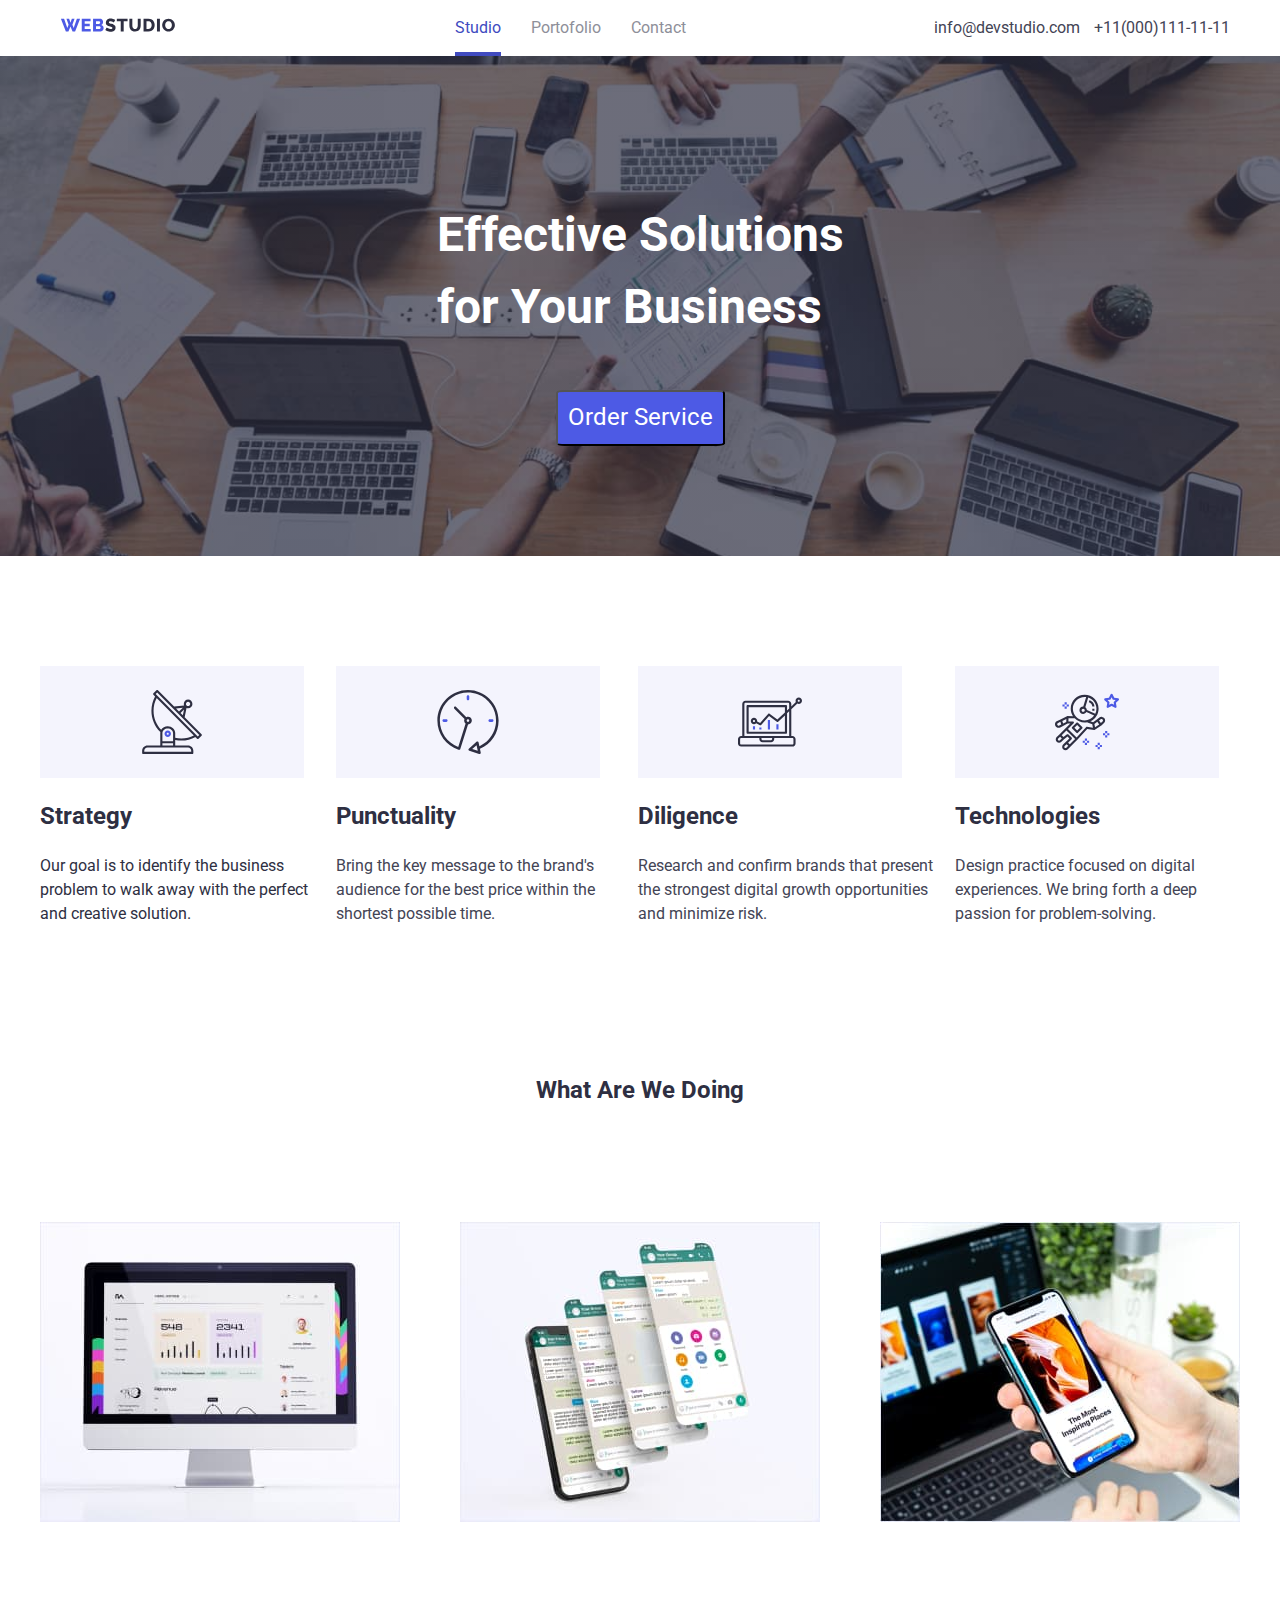
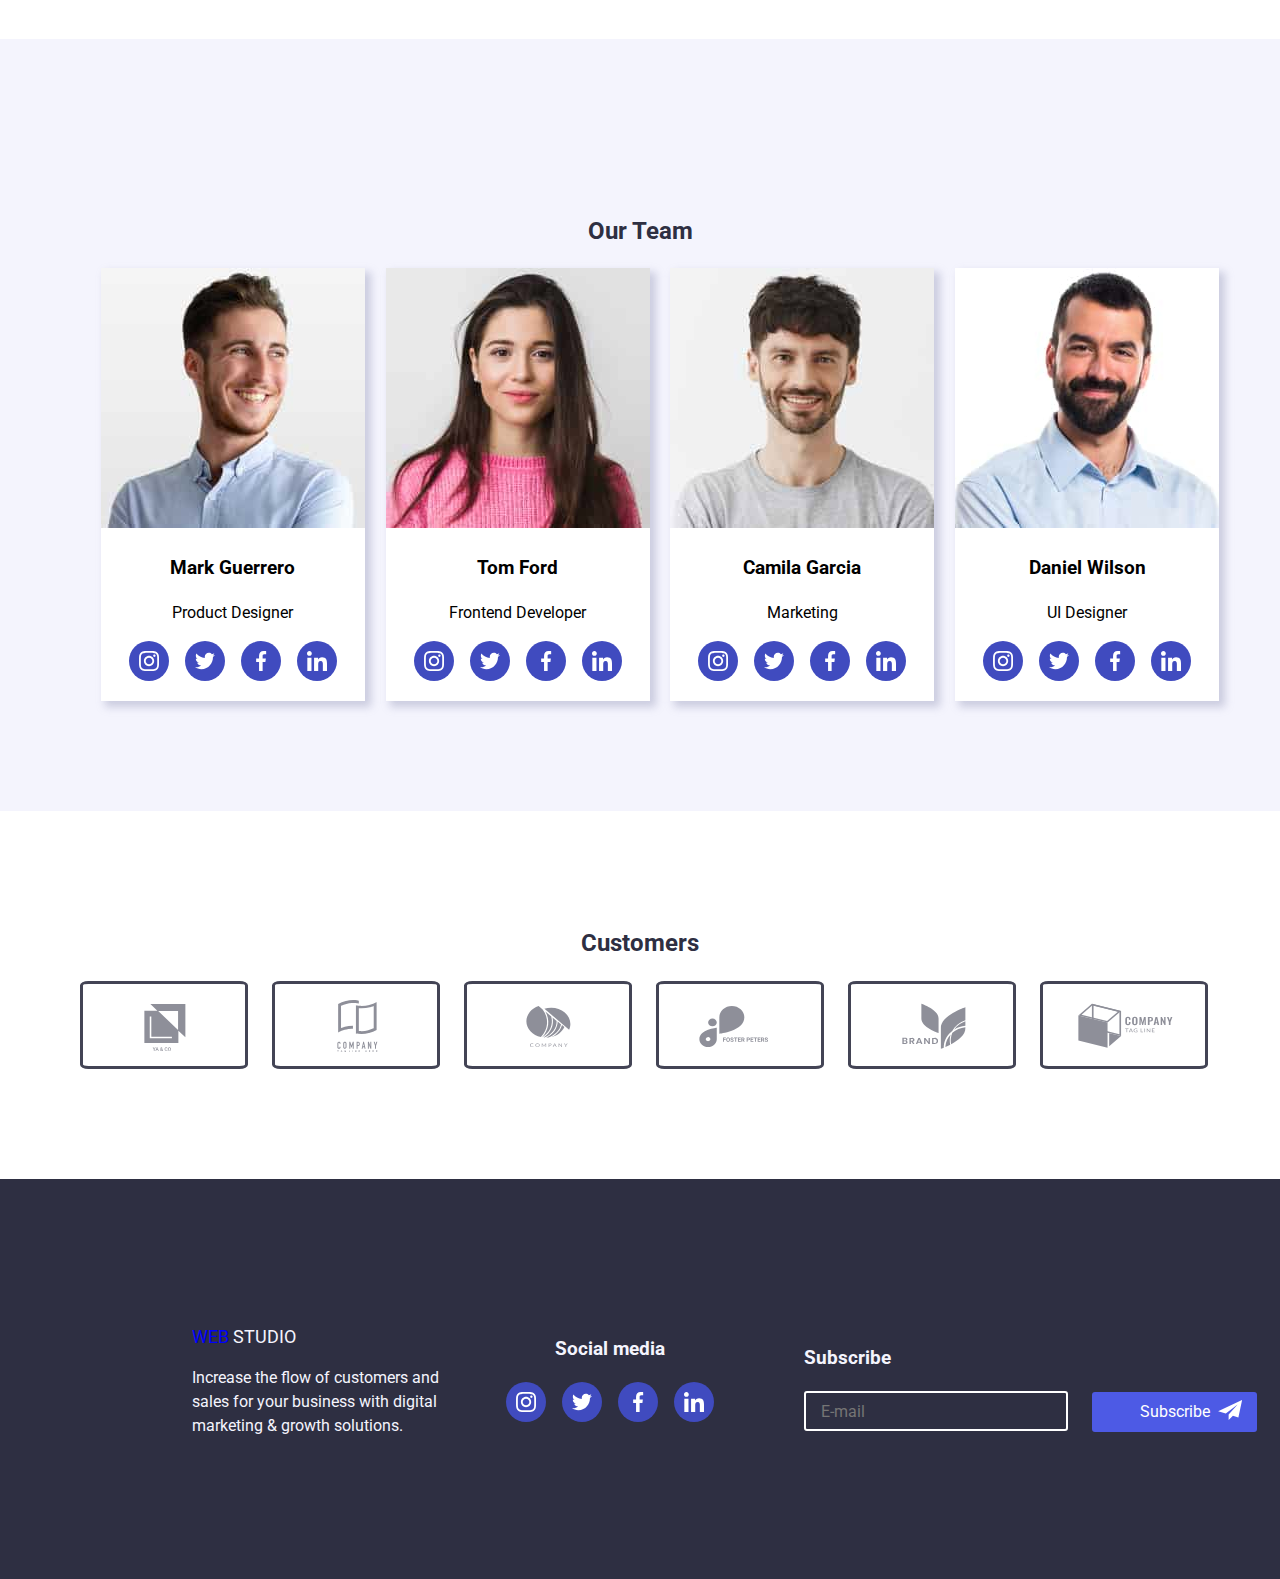
<file: index.html>
<!DOCTYPE html>
<html lang="en">

<head>
  <meta charset="UTF-8">
  <meta name="viewport" content="width=device-width, initial-scale=1.0">
  <title>Homewok </title>
  <link rel="preconnect" href="https://fonts.googleapis.com">
  <link rel="preconnect" href="https://fonts.gstatic.com" crossorigin>
  <link
    href="https://fonts.googleapis.com/css2?family=Roboto:ital,wght@0,100;0,300;0,400;0,500;0,700;0,900;1,100;1,300;1,400;1,500;1,700;1,900&display=swap"
    rel="stylesheet">
  <link rel="preconnect" href="https://fonts.googleapis.com">
  <link rel="preconnect" href="https://fonts.gstatic.com" crossorigin>
  <link
    href="https://fonts.googleapis.com/css2?family=Raleway:ital,wght@0,100..900;1,100..900&family=Roboto:ital,wght@0,100;0,300;0,400;0,500;0,700;0,900;1,100;1,300;1,400;1,500;1,700;1,900&display=swap"
    rel="stylesheet">
  <link rel="stylesheet" href="pagescss/normalize.css">
  <link rel="stylesheet" href="pagescss/style.css">
</head>

<body>
  <header>
    <div class=" section ">
      <div class="container global-header ">
        <div class="logo-webstudio">
          <a href="index.html" target="_parent"><img src="assets/logo.svg" alt="logo-webstudio" width="156"
              height="24"></a>
        </div>
        <nav class="nav">
          <ul class="nav-list">
            <li>
              <a href="index.html" target="_self" class="active">Studio</a>
            </li>

            <li>
              <a href="portofolio.html" target="_self">Portofolio</a>
            </li>

            <li>
              <a href="index.html" target="_self">Contact</a>
            </li>
          </ul>
        </nav>
        <div class="contact">
          <a href="mailto:info@devstudio.com" class="item-contact">info@devstudio.com</a>
          <a href="tel:+11(000)111-11-11" class="item-contact">+11(000)111-11-11</a>
        </div>
      </div>
    </div>
  </header>
  <main>
    <div class="hero-image ">
      <div class="title-hero">
        <div>
          <h1> Effective Solutions <br>
            for Your Business</h1>
        </div>
        <button type="button" class="hero-button" data-modal-open>Order Service</button>
      </div>
    </div>
    <!-- modal-->
    <div class="modal is-hidden" data-modal>
      <div class="modal-content">
        <button type="button" class="close-btn" data-modal-close>&times;</button>

        <form>
          <h2>Leave your contacts and we will call you back</h2>
          <div class="form">
            <label for="name">Name</label>
            <div class="input">
              <svg class="modal-svg">
                <use href="./assets/symbol-defs3.svg#icon-name"></use>
              </svg>
              <input type="text" id="name" name="name" autocomplete="off" placeholder="" class="form-input">
            </div>
            <label for="tel">Phone</label>
            <div class="input">
              <svg class="modal-svg">
                <use href="./assets/symbol-defs3.svg#icon-phone"></use>
              </svg>
              <input type="tel" id="tel" autocomplete="off" class="form-input">
            </div>
            <label for="email">Email</label>
            <div class="input">
              <svg class="modal-svg">
                <use href="./assets/symbol-defs3.svg#icon-email"></use>
              </svg>
              <input type="email" id="email" name="email" autocomplete="off" class="form-input">
            </div>
            <label for="textarea">Comment</label>
            <textarea class="textarea" name="comment" id="textarea" cols="30" rows="10"
              placeholder="Text input"></textarea>
          </div>
          <div class="checkbox-container">
            <label for="checkbox"></label>
            <input type="checkbox" name="privacy" id="checkbox" value="privacy-policy" class="checkbox">
            <p class="text-checkbox">I accept the terms and conditions of the <a href="#" class="form-link">Privacy
                Policy</a></p>
          </div>
          <button type="submit" class="form-submit">Send</button>

        </form>
      </div>
    </div>
    <!-- siction skils-->
    <section class=" section skils">
      <div class="container">
        <ul class="list-skils">
          <li class="item-skils">
            <div class="svg-skils">
              <svg>
                <use href="./assets/symbol-defs1.svg#icon-antenna"></use>
              </svg>
            </div>
            <h2 class="title-skils">Strategy</h2>
            <p>Our goal is to identify the business
              problem to walk away with the perfect and creative solution. </p>
          </li>

          <li class="item-skils">
            <div class="svg-skils">
              <svg>
                <use href="./assets/symbol-defs1.svg#icon-clock"></use>
              </svg>
            </div>
            <h2 class="title-skils">Punctuality</h2>
            <p class="text-skils">Bring the key message to the brand's audience for the best price within the shortest
              possible time.</p>
          </li>

          <li class="item-skils">
            <div class="svg-skils">
              <svg>
                <use href="assets/symbol-defs1.svg#icon-diagram"></use>
              </svg>
            </div>
            <h2 class="title-skils">Diligence</h2>
            <p class="text-skils">Research and confirm brands that present the strongest digital growth opportunities
              and minimize risk.</p>
          </li>

          <li class="item-skils">
            <div class="svg-skils">
              <svg>
                <use href="assets/symbol-defs1.svg#icon-astronaut"></use>
              </svg>
            </div>
            <h2 class="title-skils">Technologies</h2>
            <p class="text-skils">Design practice focused on digital experiences. We bring forth a deep passion for
              problem-solving.</p>
          </li>
        </ul>
      </div>
    </section>
    <!--section images-->
    <section class="section images">
      <div class="container">
        <h2 class="title">What are we doing</h2>
        <ul class="list-img">
          <li>
            <img src="assets/imag1.jpg" alt="imagine-interfata-calculator">
          </li>

          <li>
            <img src="assets/imag2.jpg" alt="imagine-interfata-mobil">
          </li>

          <li>
            <img src="assets/imag3.jpg" alt="imagine-interfata-calculator-mobil">
          </li>
        </ul>
      </div>
    </section>
    <!--sction our team-->
    <section class="section our-team ">
      <div class=" container">
        <h2 class="title header-our-team">Our Team</h2>
        <ul class="list-photo">
          <li>
            <div class="photo">
              <img src="assets/photo1.jpg" alt=" photo Mark Guerrero">
              <div class="card-content">
                <h3>Mark Guerrero</h3>
                <p>Product Designer</p>
                <div class="icons-list">
                  <a href="http://https://www.instagram.com/" target="_blank" rel="noopener noreferrer"
                    aria-label="instagram-link" class="icons">
                    <svg>
                      <use href="assets/symbol-defs.svg#icon-instagram"></use>
                    </svg>
                  </a>
                  <a href="http://https://www.svg#icon-twitter.com/" target="_blank" rel="noopener noreferrer"
                    aria-label="twitter-link" class="icons">
                    <svg>
                      <use href="assets/symbol-defs.svg#icon-twitter"></use>
                    </svg>
                  </a>
                  <a href="http://https://www.facebook.com/" target="_blank" rel="noopener noreferrer"
                    aria-label="facebook-link" class="icons">
                    <svg>
                      <use href="assets/symbol-defs.svg#icon-facebook"></use>
                    </svg>
                  </a>
                  <a href="http://https://www.linkedin.com/" target="_blank" rel="noopener noreferrer"
                    aria-label="linkedin-link" class="icons">
                    <svg>
                      <use href="assets/symbol-defs.svg#icon-linkedin"></use>
                    </svg>
                  </a>
                </div>
              </div>
          </li>

          <li>
            <div class="photo">
              <img src="assets/photo2.jpg" alt="photo Tom Ford">
              <div class="card-content">
                <h3> Tom Ford</h3>
                <p>Frontend Developer</p>
                <div class="icons-list">
                  <a href="http://https://www.instagram.com/" target="_blank" rel="noopener noreferrer"
                    aria-label="instagram-link" class="icons">
                    <svg>
                      <use href="assets/symbol-defs.svg#icon-instagram"></use>
                    </svg>
                  </a>
                  <a href="http://https://www.svg#icon-twitter.com/" target="_blank" rel="noopener noreferrer"
                    aria-label="twitter-link" class="icons">
                    <svg>
                      <use href="assets/symbol-defs.svg#icon-twitter"></use>
                    </svg>
                  </a>
                  <a href="http://https://www.facebook.com/" target="_blank" rel="noopener noreferrer"
                    aria-label="facebook-link" class="icons">
                    <svg>
                      <use href="assets/symbol-defs.svg#icon-facebook"></use>
                    </svg>
                  </a>
                  <a href="http://https://www.linkedin.com/" target="_blank" rel="noopener noreferrer"
                    aria-label="linkedin-link" class="icons">
                    <svg>
                      <use href="assets/symbol-defs.svg#icon-linkedin"></use>
                    </svg>
                  </a>
                </div>
              </div>
          </li>

          <li>
            <div class="photo">
              <img src="assets/photo3.jpg" alt="photo Camila Garcia">
              <div class="card-content">
                <h3>Camila Garcia</h3>
                <p>Marketing</p>
                <div class="icons-list">
                  <a href="http://https://www.instagram.com/" target="_blank" rel="noopener noreferrer"
                    aria-label="instagram-link" class="icons">
                    <svg>
                      <use href="assets/symbol-defs.svg#icon-instagram"></use>
                    </svg>
                  </a>
                  <a href="http://https://www.svg#icon-twitter.com/" target="_blank" rel="noopener noreferrer"
                    aria-label="twitter-link" class="icons">
                    <svg>
                      <use href="assets/symbol-defs.svg#icon-twitter"></use>
                    </svg>
                  </a>
                  <a href="http://https://www.facebook.com/" target="_blank" rel="noopener noreferrer"
                    aria-label="facebook-link" class="icons">
                    <svg>
                      <use href="assets/symbol-defs.svg#icon-facebook"></use>
                    </svg>
                  </a>
                  <a href="http://https://www.linkedin.com/" target="_blank" rel="noopener noreferrer"
                    aria-label="linkedin-link" class="icons">
                    <svg>
                      <use href="assets/symbol-defs.svg#icon-linkedin"></use>
                    </svg>
                  </a>
                </div>
              </div>
          </li>

          <li>
            <div class="photo">
              <img src="assets/photo4.jpg" alt="photo Daniel Wilson">
              <div class="card-content">
                <h3>Daniel Wilson</h3>
                <p>UI Designer</p>
                <div class="icons-list">
                  <a href="http://https://www.instagram.com/" target="_blank" rel="noopener noreferrer"
                    aria-label="instagram-link" class="icons">
                    <svg>
                      <use href="assets/symbol-defs.svg#icon-instagram"></use>
                    </svg>
                  </a>
                  <a href="http://https://www.svg#icon-twitter.com/" target="_blank" rel="noopener noreferrer"
                    aria-label="twitter-link" class="icons">
                    <svg>
                      <use href="assets/symbol-defs.svg#icon-twitter"></use>
                    </svg>
                  </a>
                  <a href="http://https://www.facebook.com/" target="_blank" rel="noopener noreferrer"
                    aria-label="facebook-link" class="icons">
                    <svg>
                      <use href="assets/symbol-defs.svg#icon-facebook"></use>
                    </svg>
                  </a>
                  <a href="http://https://www.linkedin.com/" target="_blank" rel="noopener noreferrer"
                    aria-label="linkedin-link" class="icons">
                    <svg>
                      <use href="assets/symbol-defs.svg#icon-linkedin"></use>
                    </svg>
                  </a>
                </div>
              </div>
          </li>
        </ul>
      </div>
    </section>
    <section class="section customers">
      <div class="container">
        <h2 class="title">Customers</h2>
        <ul class="list-icons-costumers">
          <li>
            <div class="icons-costumers">
              <svg>
                <use href="./assets/symbol-defs2.svg#icon-Logo1"></use>
              </svg>
            </div>
          </li>
          <li>
            <div class="icons-costumers">
              <svg>
                <use href="./assets/symbol-defs2.svg#icon-Logo2"></use>
              </svg>
            </div>
          </li>
          <li>
            <div class="icons-costumers">
              <svg>
                <use href="./assets/symbol-defs2.svg#icon-Logo3"></use>
              </svg>
            </div>
          </li>
          <li>
            <div class="icons-costumers">
              <svg>
                <use href="./assets/symbol-defs2.svg#icon-Logo4"></use>
              </svg>
            </div>
          </li>
          <li>
            <div class="icons-costumers">
              <svg>
                <use href="./assets/symbol-defs2.svg#icon-Logo5"></use>
              </svg>
            </div>
          </li>
          <li>
            <div class="icons-costumers">
              <svg>
                <use href="./assets/symbol-defs2.svg#icon-Logo6"></use>
              </svg>
            </div>
          </li>
        </ul>
      </div>
    </section>
  </main>
  <footer>
    <div class="footer">
      <div class="logo-text-footer">
        <div class="logo-footer">
          <span class="blue">WEB</span>
          <span class="cloud">STUDIO</span>
        </div>
        <div class="text-footer">
          <p>Increase the flow of customers and sales for your business with digital marketing & growth solutions.
          </p>
        </div>
      </div>
      <div class="social-medi-footer">
        <div>
          <h3 class="title-footer">Social media</h3>
        </div>
        <div class="icons-list">
          <a href="http://https://www.instagram.com/" target="_blank" rel="noopener noreferrer"
            aria-label="instagram-link" class="icons">
            <svg>
              <use href="assets/symbol-defs.svg#icon-instagram"></use>
            </svg>
          </a>
          <a href="http://https://www.svg#icon-twitter.com/" target="_blank" rel="noopener noreferrer"
            aria-label="twitter-link" class="icons">
            <svg>
              <use href="assets/symbol-defs.svg#icon-twitter"></use>
            </svg>
          </a>
          <a href="http://https://www.facebook.com/" target="_blank" rel="noopener noreferrer"
            aria-label="facebook-link" class="icons">
            <svg>
              <use href="assets/symbol-defs.svg#icon-facebook"></use>
            </svg>
          </a>
          <a href="http://https://www.linkedin.com/" target="_blank" rel="noopener noreferrer"
            aria-label="linkedin-link" class="icons">
            <svg>
              <use href="assets/symbol-defs.svg#icon-linkedin"></use>
            </svg>
          </a>
        </div>
      </div>
      <div class="subscribe">
        <form>
          <label for="email"></label>
          <h3>Subscribe</h3>
          <input type="email" name="email" id="email" placeholder="E-mail" class="footer-input">
          <label class="label-subscribe">
            <button type="submit" class="button-subscribe">Subscribe</button>
            <svg class="svg-subscribe">
              <use href="./assets/subscribe.svg#icon-subscribe"></use>
            </svg>
          </label>
        </form>
      </div>
    </div>
  </footer>
</body>
<script src="js/modal.js"></script>

</html>
</file>
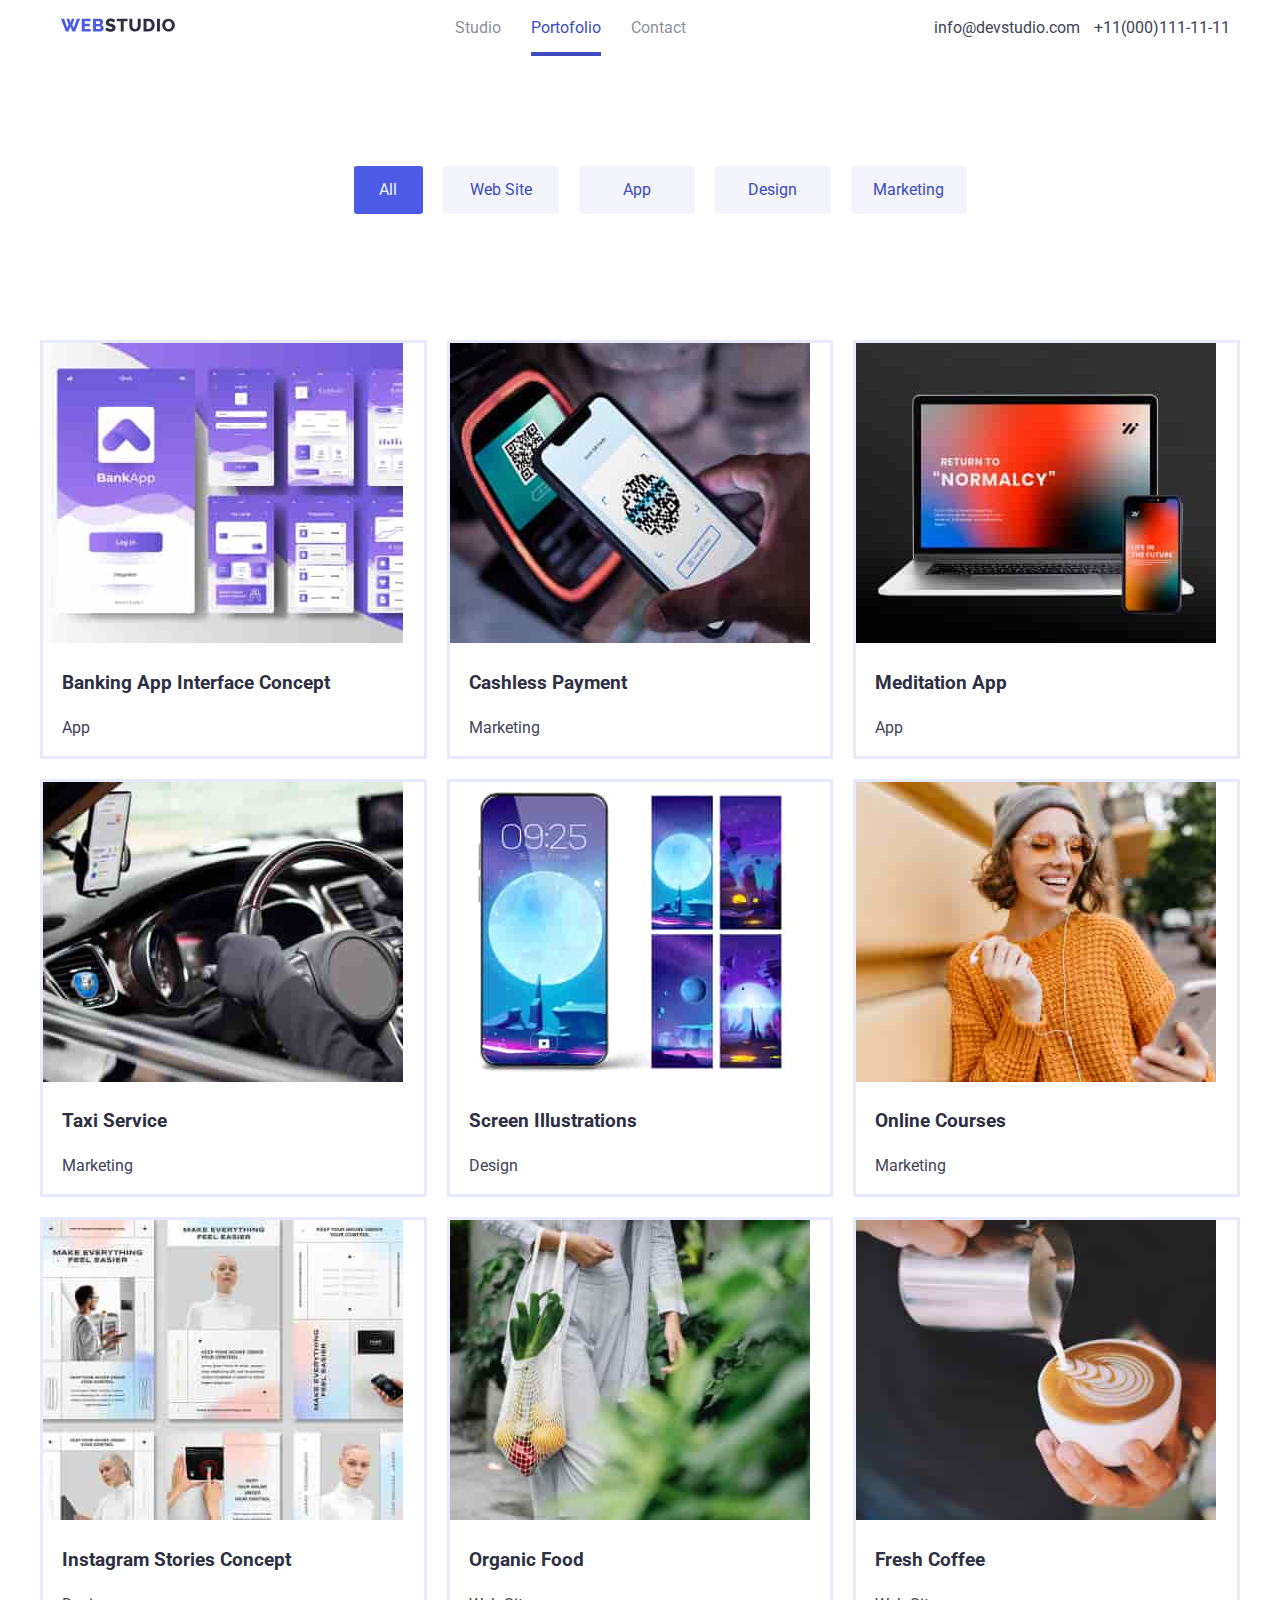
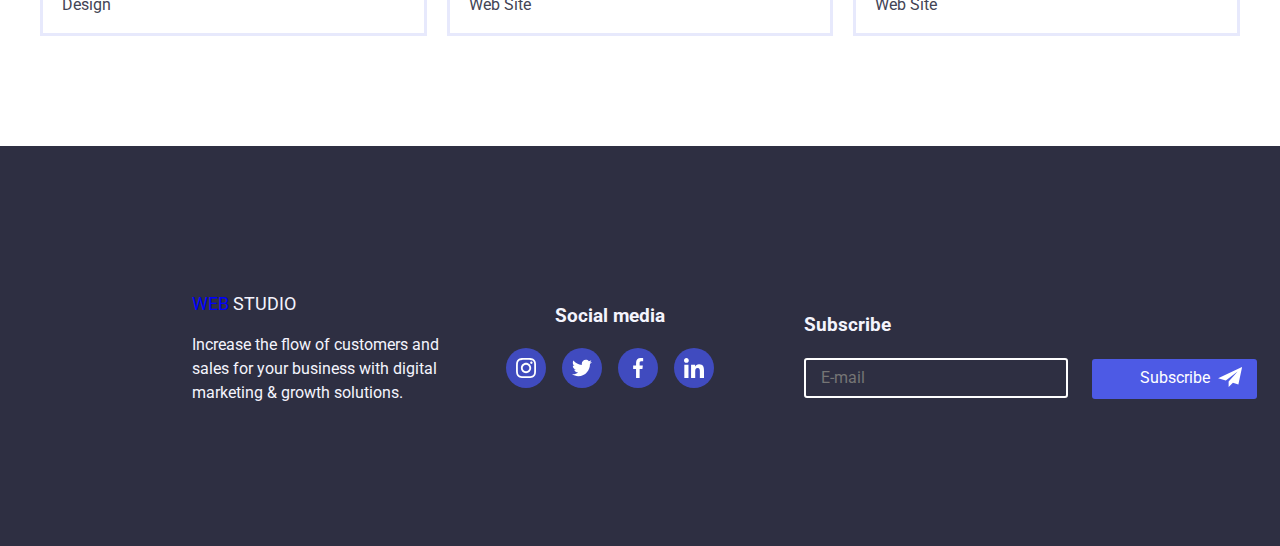
<file: portofolio.html>
<!DOCTYPE html>
<html lang="en">

<head>
  <meta charset="UTF-8">
  <meta name="viewport" content="width=device-width, initial-scale=1.0">
  <title>Homewok2</title>
  <link rel="preconnect" href="https://fonts.googleapis.com">
  <link rel="preconnect" href="https://fonts.gstatic.com" crossorigin>
  <link
    href="https://fonts.googleapis.com/css2?family=Roboto:ital,wght@0,100;0,300;0,400;0,500;0,700;0,900;1,100;1,300;1,400;1,500;1,700;1,900&display=swap"
    rel="stylesheet">
  <link rel="preconnect" href="https://fonts.googleapis.com">
  <link rel="preconnect" href="https://fonts.gstatic.com" crossorigin>
  <link
    href="https://fonts.googleapis.com/css2?family=Raleway:ital,wght@0,100..900;1,100..900&family=Roboto:ital,wght@0,100;0,300;0,400;0,500;0,700;0,900;1,100;1,300;1,400;1,500;1,700;1,900&display=swap"
    rel="stylesheet">
  <link rel="stylesheet" href="pagescss/normalize.css">
  <link rel="stylesheet" href="pagescss/style.css">
</head>

<body>
  <header>
    <div class="section ">
      <div class="container global-header ">
        <a href="index.html" target="_parent"><img src="assets/logo.svg" alt="logo-webstudio" width="156"
            height="24"></a>
        <nav class="nav">
          <ul class="nav-list">
            <li>
              <a href="index.html" target="_self">Studio</a>
            </li>

            <li>
              <a href="portofolio.html" target="_self" class="active">Portofolio</a>
            </li>

            <li>
              <a href="index.html" target="_self">Contact</a>
            </li>
          </ul>
        </nav>
        <div class="contact">
          <a href="mailto:info@devstudio.com" class="item-contact">info@devstudio.com</a>
          <a href="tel:+11(000)111-11-11" class="item-contact">+11(000)111-11-11</a>
        </div>
      </div>
    </div>
  </header>
  <main>
    <!--button section-->
    <section class="section">
      <div class="container button-section">
        <ul class="list-button">
          <li><button type="button" class="button button-first">All</button></li>
          <li><button type="button" class="button"> Web Site</button></li>
          <li><button type="button" class="button">App</button></li>
          <li><button type="button" class="button">Design</button></li>
          <li><button type="button" class="button">Marketing</button></li>
        </ul>
      </div>
    </section>
    <!--project section-->
    <section class="section">
      <div class="container">
        <ul class="list-projects-portofolio">

          <li class="list-item-img ">
            <div class="img-project">
              <img src="assets/img11.jpg" alt="imag-interface-concept" class="img">
              <div class="overlay"></div>
            </div>
            <div class="text-img-portofolio">
              <h3 class="title-img">Banking App Interface Concept</h3>
              <p class="text-img">App</p>
            </div>

          </li>

          <li class="list-item-img">
            <div class="img-project">
              <img src="assets/img12.jpg" alt="imag-cashless payment" class="img">
              <div class="overlay">
                <p>14 Stylish and User-Friendly App Design Concepts · Task Manager App · Calorie Tracker App · Exotic
                  Fruit Ecommerce App · Cloud Storage App</p>
              </div>
            </div>
            <div class="text-img-portofolio">
              <h3 class="title-img">Cashless Payment</h3>
              <p class="text-img">Marketing</p>
            </div>
          </li>

          <li class="list-item-img">
            <div class="img-project">
              <img src="assets/img13.jpg" alt="imag-meditation-app" class="imgs">
              <div class="overlay"></div>
            </div>
            <div class="text-img-portofolio">
              <h3 class="title-img">Meditation App</h3>
              <p class="text-img">App</p>
            </div>
          </li>

          <li class="list-item-img">
            <div class="img-project">
              <img src="assets/img21.jpg" alt="imag-taxi-service" class="img">
              <div class="overlay"></div>
            </div>
            <div class="text-img-portofolio">
              <h3 class="title-img">Taxi Service</h3>
              <p class="text-img">Marketing</p>
            </div>
          </li>

          <li class="list-item-img">
            <div class="img-project">
              <img src="assets/img22.jpg" alt="imag-screen-ilustrations" class="img">
              <div class="overlay"></div>
            </div>
            <div class="text-img-portofolio">
              <h3 class="title-img">Screen Illustrations</h3>
              <p class="text-img">Design</p>
            </div>
          </li>

          <li class="list-item-img">
            <div class="img-project">
              <img src="assets/img23.jpg" alt="imag-online-courses" class="img">
              <div class="overlay"></div>
            </div>
            <div class="text-img-portofolio">
              <h3 class="title-img">Online Courses</h3>
              <p class="text-img">Marketing</p>
            </div>
          </li>

          <li class="list-item-img">
            <div class="img-project">
              <img src="assets/img31.jpg" alt="imag-instagram-stories" class="img">
              <div class="overlay"></div>
            </div>
            <div class="text-img-portofolio">
              <h3 class="title-img">Instagram Stories Concept</h3>
              <p class="text-img">Design</p>
            </div>
          </li>

          <li class="list-item-img">
            <div class="img-project">
              <img src="assets/img32.jpg" alt="imag-organic-food" class="img">
              <div class="overlay"></div>
            </div>
            <div class="text-img-portofolio">
              <h3 class="title-img">Organic Food</h3>
              <p class="text-img">Web Site</p>
            </div>
          </li>

          <li class="list-item-img">
            <div class="img-project">
              <img src="assets/img33.jpg" alt="imag-freshcofee" class="img">
              <div class="overlay"></div>
            </div>
            <div class="text-img-portofolio">
              <h3 class="title-img">Fresh Coffee</h3>
              <p class="text-img">Web Site</p>
            </div>
          </li>
        </ul>
      </div>
    </section>
  </main>
  <footer>
    <div class="footer">
      <div class="logo-text-footer">
        <div class="logo-footer">
          <span class="blue">WEB</span>
          <span class="cloud">STUDIO</span>
        </div>
        <div class="text-footer">
          <p>Increase the flow of customers and sales for your business with digital marketing & growth solutions.
          </p>
        </div>
      </div>
      <div class="social-medi-footer">
        <div>
          <h3 class="title-footer">Social media</h3>
        </div>
        <div class="icons-list">
          <a href="http://https://www.instagram.com/" target="_blank" rel="noopener noreferrer"
            aria-label="instagram-link" class="icons">
            <svg>
              <use href="assets/symbol-defs.svg#icon-instagram"></use>
            </svg>
          </a>
          <a href="http://https://www.svg#icon-twitter.com/" target="_blank" rel="noopener noreferrer"
            aria-label="twitter-link" class="icons">
            <svg>
              <use href="assets/symbol-defs.svg#icon-twitter"></use>
            </svg>
          </a>
          <a href="http://https://www.facebook.com/" target="_blank" rel="noopener noreferrer"
            aria-label="facebook-link" class="icons">
            <svg>
              <use href="assets/symbol-defs.svg#icon-facebook"></use>
            </svg>
          </a>
          <a href="http://https://www.linkedin.com/" target="_blank" rel="noopener noreferrer"
            aria-label="linkedin-link" class="icons">
            <svg>
              <use href="assets/symbol-defs.svg#icon-linkedin"></use>
            </svg>
          </a>
        </div>
      </div>
      <div class="subscribe">
        <form>
          <label for="email"></label>
          <h3>Subscribe</h3>
          <input type="email" name="email" id="email" placeholder="E-mail" class="footer-input">
          <label class="label-subscribe">
            <button type="submit" class="button-subscribe">Subscribe</button>
            <svg class="svg-subscribe">
              <use href="./assets/subscribe.svg#icon-subscribe"></use>
            </svg>
          </label>
        </form>
      </div>
    </div>
  </footer>
</body>

</html>
</file>
<file: pagescss/style.css>
:root {
  --iris: #4d5ae5;
  --ocean: #404bbf;
  --navy-blue: #2e2f42;
  --green: #31d0aa;
  --slate: #434455;
  --light-slate: #8e8f99;
  --cornflower: #e7e9fc;
  --cloud: #f4f4fd;
  --navy-blue-modal: rgba(46, 47, 66, 0.4);
  --grey: rgba(46, 47, 66, 0.7);
  --white: #fff;
  --dairy: #fcfcfc;
  --font-family: "Roboto", sans-serif;
  --second-family: "Raleway", sans-serif;
  --transition: 250ms cubic-bezier(0.4, 0, 0.2, 1);
}

* {
  box-sizing: border-box;
}

body {
  background-color: white;
  font-family: var(--font-family);
  line-height: 1.5;
}

.title {
  color: var(--navy-blue);
  text-align: center;
  text-transform: capitalize;
}

ul {
  list-style-type: none;
}

.section {
  display: flex;
  justify-content: center;
}

.container {
  width: 1200px;
}

/* styles nav*/
.global-header {
  display: flex;
  justify-content: space-between;
  align-items: center;
}

.global-header .nav-list {
  display: flex;
  justify-content: flex-end;
}

.global-header .nav-list a:hover {
  color: var(--ocean);
  border-bottom: var(--ocean);
}

a {
  transition: color var(--transition);
}

.nav-list a {
  color: var(--light-slate);
  font-size: medium;
  text-decoration: none;
  margin-right: 30px;
}

.global-header a.active {
  color: var(--ocean);
  padding-bottom: 15px;
  border-bottom: solid 4px;
}

.conact,
.item-contact {
  color: var(--slate);
  text-decoration: none;
  padding-right: 10px;
}

.item-contact:hover {
  color: var(--ocean);
}

/* styles hero index*/
.hero-image {
  display: flex;
  align-items: center;
  justify-content: center;
  padding: 94px;
  height: 500px;
  background: linear-gradient(rgba(46, 47, 66, 0.7), rgba(46, 47, 66, 0.7)),
    url(../assets/imghero.jpg);
  background-repeat: no-repeat;
  background-size: cover;
}

.title-hero {
  display: flex;
  flex-direction: column;
  align-items: center;
  color: var(--white);
  font-size: x-large;
}

.hero-button {
  background-color: var(--iris);
  color: var(--white);
  width: 169px;
  height: 56px;
  margin-top: 15px;
  border-radius: 5%;
  text-align: center;
  transition: backgraund-color var(--transition);
}

.hero-button:focus,
.hero-button:hover {
  background-color: var(--light-slate);
  cursor: pointer;
}

/* styles modal*/
.is-hidden {
  visibility: hidden;
  transform: scale(1.1);
}

.close-btn {
  background-color: var(--cloud);
  border-radius: 50%;
  border-color: var(--navy-blue-modal);
  color: var(--blue-modal);
  outline: none;
  position: absolute;
  top: 24px;
  right: 24px;
}

.close-btn:hover,
.close-btn:focus {
  background-color: var(--iris);
  color: var(--cloud);
  cursor: pointer;
}


.modal {
  position: fixed;
  top: 0;
  left: 0;
  width: 100vw;
  height: 100vh;
  display: flex;
  justify-content: center;
  align-items: center;
  background: var(--grey);
  transition: transform var(--transition);
}

.modal-content {
  margin: 0 auto;
  padding: 16px;
  background-color: var(--white);
  width: 40%;
  height: 90%;
  position: relative;
  border-radius: 3px;
  box-shadow: 0.5px 10px -5px rgb(0, 0 0/30%);
}

.form {
  display: flex;
  flex-direction: column;
  gap: 7px;
  color: var(--light-slate);
  font-size: 1rem;
}

.input {
  position: relative;
}

.form-input {
  width: 100%;
  outline: 0;
  padding: 10px 15px;
  border-radius: 5px;
  border: 2px solid var(--light-slate);
  background: transparent;
  color: var(--light-slate);
  cursor: pointer;
  padding-left: 35px;
  font-family: var(--second-family);
  color: var(--navy-blue);
  transition: border-color var(--transition)
}

.form-input:focus {
  border-color: var(--iris);
}


.modal-svg {
  position: absolute;
  left: 10px;
  bottom: 25%;
  width: 18px;
  height: 24px;
  display: flex;
  justify-content: center;
  align-items: center;
  cursor: pointer;
  transition: color var(--transition)
}

 svg:hover {
  color: var(--iris);
}

.textarea {
  height: 156px;
  border-radius: 4px;
  border-color: var(--light-slate);
  resize: none;
  overflow: auto;
  cursor: pointer;
  padding-left: 15px;
  font-family: var(--second-family);
  color: var(--navy-blue);
}

.textarea:focus {
  border-color: var(--iris);
}

.checkbox-container {
  display: flex;
  justify-content: start;

}

.checkbox {
  width: 20px;
  height: 20px;
  margin: 17px;
  border-radius: 3px;
  border-color: var(--light-slate);
  outline: none;
  cursor: pointer;
}

.text-checkbox {
  color: var(--grey);
}

.form-link:visited {
  color: var(--iris);
}

.form-submit {
  width: 159px;
  height: 46px;
  border-radius: 4px;
  border: none;
  background-color: var(--iris);
  color: var(--white);
  margin-left: 35%;
  cursor: pointer;
}

/*styles icons*/
.icons-list {
  display: flex;
  gap: 16px;
  justify-content: center;
}

.icons-list .icons svg {
  width: 20px;
  height: 20px;
}

.icons-list .icons {
  display: flex;
  justify-content: center;
  align-items: center;
  width: 40px;
  height: 40px;
  background-color: var(--ocean);
  color: var(--white);
  border-radius: 50%;
  margin-bottom: 20px;
  transition: background-color var(--transition);
}

.icons-list .icons:hover,
.icons-list .icons:active {
  background-color: var(--green);
  cursor: pointer;
}

/* styles skils index*/
.list-skils {
  width: 1200px;
  display: flex;
  justify-content: center;
  gap: 20px;
  color: var(--navy-blue);
  padding: 94px 0px;
}

.item-skils svg {
  width: 64px;
  height: 64px;
}

.svg-skils {
  background-color: var(--cloud);
  width: 264px;
  height: 112px;
  display: flex;
  justify-content: center;
  align-items: center;
}

.text-skils {
  color: var(--slate);
}

/*styles img index*/
.list-img {
  display: flex;
  justify-content: space-between;
  padding: 94px 0px;
}

/* styles our team index*/
.our-team {
  background-color: var(--cloud);
  padding: 94px 0px;
}

.header-our-team {
  padding-top: 5%;
}

.list-photo {
  display: flex;
  justify-content: space-evenly;
}

.photo {
  border: none;
  background-color: var(--white);
  box-shadow: 5px 5px 8px 1px rgba(143, 144, 180, 0.4);
}

.card-content {
  text-align: center;
}

/* customers*/

.customers {
  padding: 94px 0px;
}

.list-icons-costumers {
  display: flex;
  gap: 24px;
}

.icons-costumers svg {
  width: 104px;
  height: 56px;
}

.icons-costumers {
  display: flex;
  justify-content: center;
  align-items: center;
  width: 168px;
  height: 88px;
  border: var(--slate) solid;
  border-radius: 5%;
}

.list-icons-costumers:hover,
.list-icons-costumers:focus {
  color: var(--ocean);
  cursor: pointer;
}

/* styles footer*/
.footer {
  background-color: var(--navy-blue);
  color: var(--cloud);
  display: flex;
  align-items: center;
  gap: 50px;
  height: 400px;
}

.title-footer {
  text-align: center;
}

.social-media {
  display: flex;
  flex-direction: column;
}

.logo-text-footer {
  width: 264px;
  height: 112px;
  margin-left: 15%;
}

.blue {
  color: blue;
}

.clud {
  color: var(--cloud);
}

.logo-footer {
  font-size: large;
}

.subscribe {
  margin-left: 40px;
}

.label-subscribe {
  position: relative;
}

.footer-input {
  width: 264px;
  height: 40px;
  border: 2px solid var(--white);
  border-radius: 3px;
  background: transparent;
  padding-left: 15px;
}

.button-subscribe {
  width: 165px;
  height: 40px;
  border: none;
  background-color: var(--iris);
  color: var(--white);
  border-radius: 3px;
  font-size: 1rem;
  color: var(--white);
  margin-left: 20px;
}

.svg-subscribe {
  position: absolute;
  right: 15px;
  bottom: 5%;
  width: 24px;
  height: 20px;
}

/* section button portofolio*/
.list-button {
  display: flex;
  justify-content: center;
  gap: 20px;
  padding-top: 94px;
}

.button {
  background-color: var(--cloud);
  color: var(--ocean);
  border: none;
  border-radius: 5%;
  width: 116px;
  height: 48px;
}

.button:focus,
.button:hover {
  box-shadow: 0px 4px 10px rgb(113, 135, 202);
  color: var(--cornflower);
  cursor: pointer;
}

.button-first {
  background-color: var(--iris);
  color: var(--cloud);
  width: 69px;
}

.button-first:hover,
.button-first:focus {
  color: var(--ocean);
  box-shadow: 0px 4px 10px rgb(113, 135, 202);
  cursor: pointer;
}

/* styles projects portofolio*/
.list-projects-portofolio {
  display: grid;
  grid-template-columns: repeat(3, 1fr);
  gap: 20px;
  padding: 94px 0px;
}

.list-item-img {
  display: flex;
  flex-direction: column;
  border: solid var(--cornflower);
  color: var(--navy-blue);
}

.list-item-img:hover {
  box-shadow: 0px 8px 20px;
  color: var(--ocean);
  cursor: pointer;
}

.title-img {
  color: var(--navy-blue);
}

.text-img {
  color: var(--slate);
}

.text-img-portofolio {
  margin-left: 5%;
}

/* styles overlay */
.img-project {
  position: relative;
}

.img-project img {
  background-size: cover;
}

.overlay {
  position: absolute;
  bottom: 0;
  left: 0;
  background: var(--iris);
  overflow: hidden;
  width: 100%;
  height: 0;
  transition: var(--transition);
  text-align: center;
}

.overlay p {
  font-family: "Roboto", sans-serif;
  font-weight: 400;
  font-size: 16px;
  line-height: 1.5;
  letter-spacing: 0.02em;
  color: var(--cloud);
}

.img-project:hover .overlay {
  height: 100%;
}
</file>
